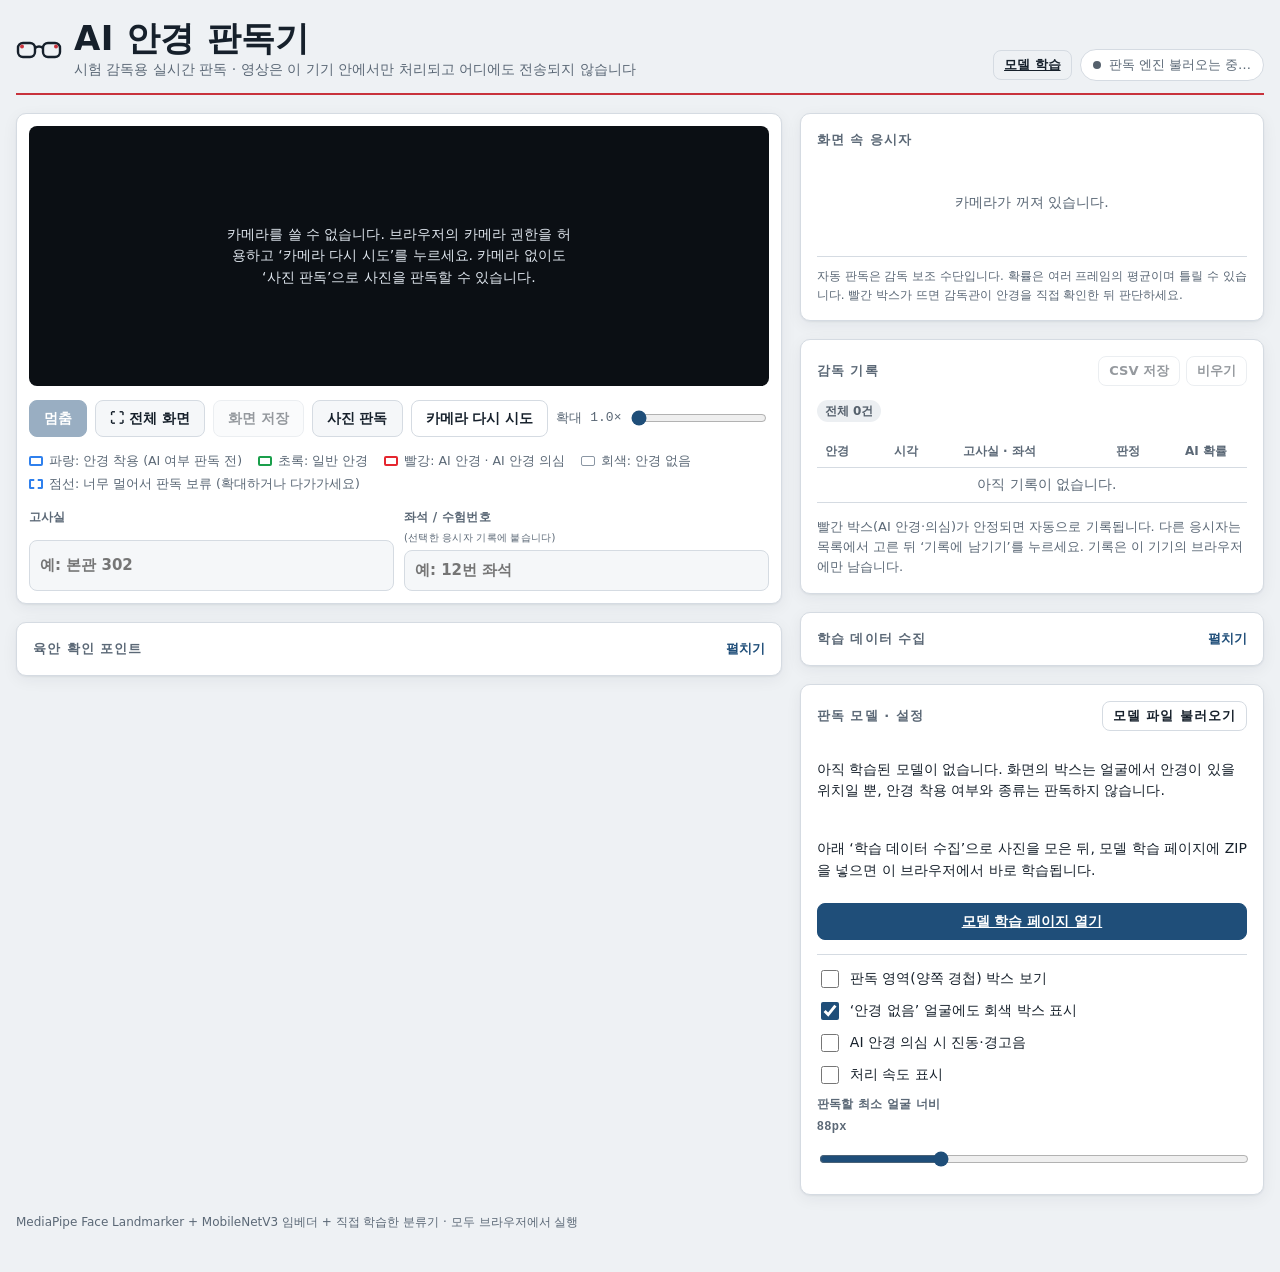
<file: web/index.html>
<!doctype html>
<html lang="ko">
<head>
<meta charset="utf-8">
<meta name="viewport" content="width=device-width, initial-scale=1, viewport-fit=cover">
<title>AI 안경 판독기</title>
<meta name="description" content="시험 감독관이 카메라로 응시자를 비추면 안경마다 박스를 그리고 AI 안경 여부와 확률을 실시간으로 표시합니다. 영상은 기기 안에서만 처리되고 전송되지 않습니다.">
<meta name="theme-color" content="#1f4e79">
<link rel="icon" href="data:image/svg+xml,%3Csvg xmlns='http://www.w3.org/2000/svg' viewBox='0 0 46 30'%3E%3Crect x='2' y='7' width='17' height='14' rx='5' fill='none' stroke='%231f4e79' stroke-width='3'/%3E%3Crect x='27' y='7' width='17' height='14' rx='5' fill='none' stroke='%231f4e79' stroke-width='3'/%3E%3Ccircle cx='6' cy='10.5' r='2.5' fill='%23c8323c'/%3E%3C/svg%3E">
<link rel="manifest" href="manifest.webmanifest">
<link rel="stylesheet" href="styles.css">
</head>
<body>
<div class="wrap">
  <header class="top">
    <div class="brand">
      <svg width="46" height="30" viewBox="0 0 46 30" aria-hidden="true">
        <rect x="2" y="7" width="17" height="14" rx="5" fill="none" stroke="currentColor" stroke-width="2.4"/>
        <rect x="27" y="7" width="17" height="14" rx="5" fill="none" stroke="currentColor" stroke-width="2.4"/>
        <path d="M19 12 q4 -3 8 0" fill="none" stroke="currentColor" stroke-width="2.4"/>
        <circle cx="6" cy="10.5" r="2" fill="#c8323c"/>
        <circle cx="40" cy="10.5" r="2" fill="#c8323c"/>
      </svg>
      <div>
        <h1>AI 안경 판독기</h1>
        <p class="sub">시험 감독용 실시간 판독 · 영상은 이 기기 안에서만 처리되고 어디에도 전송되지 않습니다</p>
      </div>
    </div>
    <div class="toplinks">
      <a class="btn ghost small" href="train.html">모델 학습</a>
      <span class="svc"><span class="dot" id="svcDot"></span><span id="svcText">판독 엔진 불러오는 중…</span></span>
    </div>
  </header>

  <div class="grid">
    <div class="col">
      <section class="panel stagepanel" aria-label="카메라 화면">
        <div class="stage" id="stage">
          <video id="video" playsinline muted autoplay></video>
          <canvas id="view" aria-label="카메라 화면과 안경 판독 박스"></canvas>
          <div class="hud">
            <span class="mode" id="modeTag" hidden><i></i><span id="modeText">실시간</span></span>
            <span class="perf" id="perfTag" hidden></span>
          </div>
          <div class="hud bottom">
            <span class="nomodel" id="noModelTag" hidden></span>
          </div>
          <div class="alert" id="alertBanner" role="alert" hidden></div>
          <div class="fsgrab" aria-hidden="true"></div>
          <div class="fshint" id="fsHint" aria-live="polite">아래로 쓸어내리면 원래 화면으로 돌아갑니다</div>
          <div class="msg" id="stageMsg"><span class="spin"></span><p id="stageMsgText">카메라를 켜는 중입니다…</p></div>
        </div>

        <div class="toolbar">
          <button id="pauseBtn" class="primary" disabled title="화면 멈춤 / 다시 시작 (스페이스바)">멈춤</button>
          <button id="fsBtn" title="화면을 가득 채워 보기 (F) — 아래로 쓸어내리면 돌아옵니다">⛶ 전체 화면</button>
          <button id="snapBtn" disabled title="박스가 그려진 화면을 이 기기에 저장 (S)">화면 저장</button>
          <label class="btn" for="photoIn" title="사진 파일을 같은 방식으로 판독">사진 판독
            <input type="file" id="photoIn" accept="image/*">
          </label>
          <button id="liveBtn" class="ghost" hidden>실시간으로 돌아가기</button>
          <button id="flipBtn" class="ghost" hidden>카메라 전환</button>
          <button id="retryCam" class="ghost" hidden>카메라 다시 시도</button>
          <label class="zoom" for="zoom">확대 <span id="zoomVal" class="mono">1.0×</span>
            <input type="range" id="zoom" min="1" max="4" step="0.1" value="1">
          </label>
        </div>

        <ul class="legend" aria-label="박스 색 안내">
          <li><i class="sw det"></i>파랑: 안경 착용 (AI 여부 판독 전)</li>
          <li><i class="sw ok"></i>초록: 일반 안경</li>
          <li><i class="sw ai"></i>빨강: AI 안경 · AI 안경 의심</li>
          <li><i class="sw na"></i>회색: 안경 없음</li>
          <li><i class="sw far"></i>점선: 너무 멀어서 판독 보류 (확대하거나 다가가세요)</li>
        </ul>

        <div class="fields">
          <label class="f" for="room">고사실
            <input id="room" type="text" autocomplete="off" placeholder="예: 본관 302">
          </label>
          <label class="f" for="seat">좌석 / 수험번호 <small>(선택한 응시자 기록에 붙습니다)</small>
            <input id="seat" type="text" autocomplete="off" placeholder="예: 12번 좌석">
          </label>
        </div>
      </section>

      <section class="panel">
        <details class="check" id="checklist">
          <summary>육안 확인 포인트</summary>
          <ol class="cl">
            <li><span><b>경첩 부근 작은 원형 렌즈</b> — 안경테 앞면 양쪽 모서리. 대부분의 카메라형 AI 안경이 여기에 카메라를 둡니다.</span></li>
            <li><span><b>카메라 옆 LED 표시등</b> — 촬영·녹화 중 점등. 꺼져 있어도 작은 반투명 점이 보입니다.</span></li>
            <li><span><b>두껍고 각진 다리(템플)</b> — 배터리·스피커·칩이 들어가 일반 안경보다 눈에 띄게 굵습니다.</span></li>
            <li><span><b>귀 근처 다리 안쪽 스피커 구멍</b> — 오픈형 스피커 그릴이나 미세한 타공.</span></li>
            <li><span><b>다리 바깥쪽 터치패드·버튼</b> — 매끈한 터치 면이나 작은 물리 버튼.</span></li>
            <li><span><b>렌즈 속 사각 반사·무지개빛 무늬</b> — 디스플레이형(도파관) 안경. 렌즈 일부에 글자나 녹색 빛이 비치기도 합니다.</span></li>
            <li><span><b>벗겨서 확인</b> — 다리 안쪽 충전 단자, 전원 스위치, 브랜드 각인. 의심되면 응시자에게 안경을 벗어 제출하도록 요청하세요.</span></li>
          </ol>
        </details>
      </section>
    </div>

    <div class="col">
      <section class="panel" aria-labelledby="h-people">
        <h2 id="h-people"><span>화면 속 응시자</span><span id="peopleCount" class="mono"></span></h2>
        <div id="people" class="people"></div>
        <div id="detail" class="detail" hidden></div>
        <p class="disclaimer">자동 판독은 감독 보조 수단입니다. 확률은 여러 프레임의 평균이며 틀릴 수 있습니다. 빨간 박스가 뜨면 감독관이 안경을 직접 확인한 뒤 판단하세요.</p>
      </section>

      <section class="panel" aria-labelledby="h-log">
        <h2 id="h-log"><span>감독 기록</span>
          <span class="btns">
            <button class="small ghost" id="exportCsv">CSV 저장</button>
            <button class="small ghost" id="clearLog">비우기</button>
          </span>
        </h2>
        <div class="counts" id="counts"></div>
        <div id="confirmBox" hidden></div>
        <div class="logwrap"><table class="log">
          <thead><tr><th>안경</th><th>시각</th><th>고사실 · 좌석</th><th>판정</th><th>AI 확률</th></tr></thead>
          <tbody id="logBody"></tbody>
        </table></div>
        <p class="hint">빨간 박스(AI 안경·의심)가 안정되면 자동으로 기록됩니다. 다른 응시자는 목록에서 고른 뒤 ‘기록에 남기기’를 누르세요. 기록은 이 기기의 브라우저에만 남습니다.</p>
      </section>

      <section class="panel" aria-labelledby="h-collect">
        <details class="check" id="collectBox">
          <summary id="h-collect">학습 데이터 수집 <span id="collectBadge" class="pill na" hidden></span></summary>
          <div class="collect">
            <p class="hint">판독 정확도는 학습 사진에서 나옵니다. 동의를 받은 사람에게 안경을 씌우고 이 화면으로 비추면 얼굴 부분만 잘라 모아 둡니다. ZIP을 받아 <a href="train.html">모델 학습</a> 페이지에 넣으면 이 브라우저에서 바로 학습합니다.</p>
            <div class="fields">
              <label class="f" for="cLabel">정답
                <select id="cLabel">
                  <option value="ai_glasses">AI 안경</option>
                  <option value="regular_glasses">일반 안경</option>
                  <option value="no_glasses">안경 없음</option>
                </select>
              </label>
              <label class="f" for="cSession">사람 / 세션 ID
                <span class="inl"><input id="cSession" type="text" autocomplete="off" value="p01" maxlength="24"><button class="small ghost" id="cNext" title="다음 사람">다음</button></span>
              </label>
              <label class="f" for="cDevice">안경 기종 (선택)
                <input id="cDevice" type="text" autocomplete="off" placeholder="예: rayban-meta" maxlength="32">
              </label>
            </div>
            <div class="controls">
              <button id="cAuto" class="primary" disabled>자동 수집 시작</button>
              <button id="cOne" disabled>지금 1장</button>
              <button id="cZip" class="ghost" disabled>ZIP 내려받기</button>
              <button id="cClear" class="ghost small" disabled>비우기</button>
            </div>
            <div id="cStats" class="counts"></div>
            <p class="hint">사람마다 세션 ID를 바꾸세요(‘다음’). 같은 사람의 사진이 학습과 검증에 섞이지 않게 묶는 데 쓰입니다. 정면·45°·측면, 고개 숙인 자세, 1~3m 거리를 골고루 담으세요. 모은 사진은 ZIP으로 받기 전까지 이 탭에만 있습니다.</p>
          </div>
        </details>
      </section>

      <section class="panel model" aria-labelledby="h-model">
        <h2 id="h-model"><span>판독 모델 · 설정</span>
          <span class="btns">
            <label class="btn small ghost" for="headFile">모델 파일 불러오기
              <input type="file" id="headFile" accept=".json,application/json">
            </label>
            <button class="small ghost" id="resetHead" hidden>기본 모델로</button>
          </span>
        </h2>
        <div id="modelInfo"></div>
        <div class="settings">
          <label class="tog"><input type="checkbox" id="optHinge"> 판독 영역(양쪽 경첩) 박스 보기</label>
          <label class="tog"><input type="checkbox" id="optNoGlasses" checked> ‘안경 없음’ 얼굴에도 회색 박스 표시</label>
          <label class="tog"><input type="checkbox" id="optSound"> AI 안경 의심 시 진동·경고음</label>
          <label class="tog"><input type="checkbox" id="optPerf"> 처리 속도 표시</label>
          <label class="f" for="optMinFace">판독할 최소 얼굴 너비 <span id="optMinFaceVal" class="mono"></span>
            <input type="range" id="optMinFace" min="48" max="200" step="4" value="88">
          </label>
        </div>
      </section>
    </div>
  </div>

  <footer class="foot">
    <span>MediaPipe Face Landmarker + MobileNetV3 임베더 + 직접 학습한 분류기 · 모두 브라우저에서 실행</span>
    <a href="https://github.com/" id="repoLink" rel="noopener">소스 코드 · 모델 학습 방법</a>
  </footer>
</div>
<script type="module" src="app.js"></script>
</body>
</html>
</file>
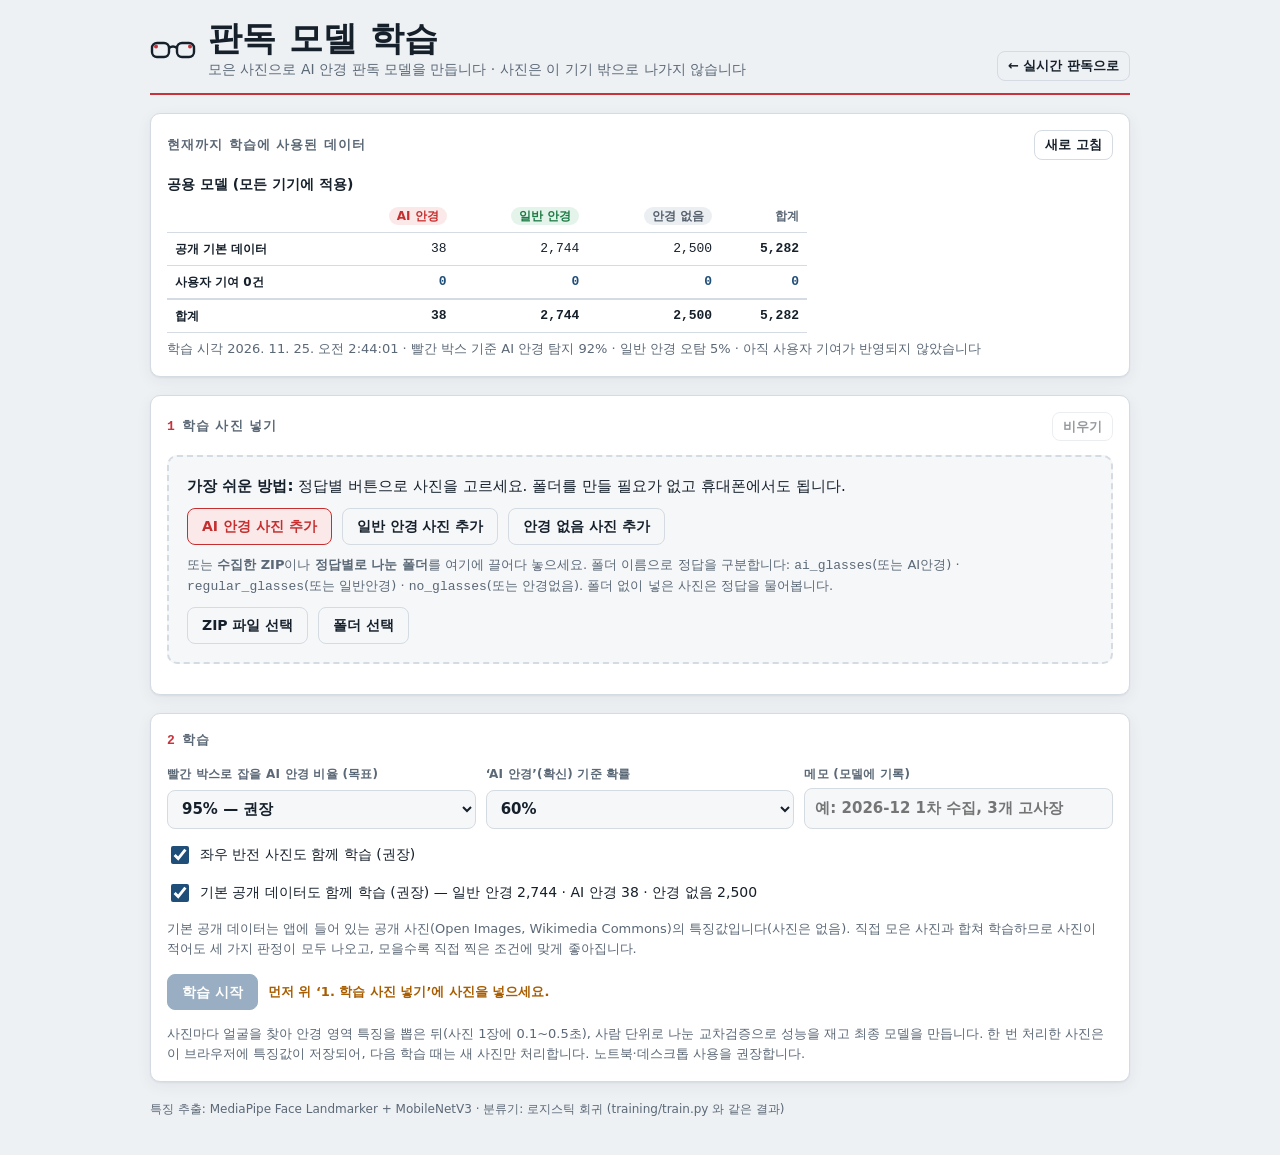
<file: web/train.html>
<!doctype html>
<html lang="ko">
<head>
<meta charset="utf-8">
<meta name="viewport" content="width=device-width, initial-scale=1, viewport-fit=cover">
<title>판독 모델 학습</title>
<meta name="description" content="모은 안경 사진으로 AI 안경 판독 모델을 브라우저 안에서 학습합니다. 사진은 이 기기 밖으로 나가지 않습니다.">
<meta name="theme-color" content="#1f4e79">
<link rel="icon" href="data:image/svg+xml,%3Csvg xmlns='http://www.w3.org/2000/svg' viewBox='0 0 46 30'%3E%3Crect x='2' y='7' width='17' height='14' rx='5' fill='none' stroke='%231f4e79' stroke-width='3'/%3E%3Crect x='27' y='7' width='17' height='14' rx='5' fill='none' stroke='%231f4e79' stroke-width='3'/%3E%3Ccircle cx='6' cy='10.5' r='2.5' fill='%23c8323c'/%3E%3C/svg%3E">
<link rel="stylesheet" href="styles.css">
</head>
<body>
<div class="wrap narrow">
  <header class="top">
    <div class="brand">
      <svg width="46" height="30" viewBox="0 0 46 30" aria-hidden="true">
        <rect x="2" y="7" width="17" height="14" rx="5" fill="none" stroke="currentColor" stroke-width="2.4"/>
        <rect x="27" y="7" width="17" height="14" rx="5" fill="none" stroke="currentColor" stroke-width="2.4"/>
        <path d="M19 12 q4 -3 8 0" fill="none" stroke="currentColor" stroke-width="2.4"/>
        <circle cx="6" cy="10.5" r="2" fill="#c8323c"/>
        <circle cx="40" cy="10.5" r="2" fill="#c8323c"/>
      </svg>
      <div>
        <h1>판독 모델 학습</h1>
        <p class="sub">모은 사진으로 AI 안경 판독 모델을 만듭니다 · 사진은 이 기기 밖으로 나가지 않습니다</p>
      </div>
    </div>
    <a class="btn ghost small" href="./">← 실시간 판독으로</a>
  </header>

  <section class="panel" aria-labelledby="h-stats" id="statsPanel">
    <h2 id="h-stats"><span>현재까지 학습에 사용된 데이터</span><button class="small ghost" id="statsRefresh" title="배포된 공용 모델 정보를 다시 읽기">새로 고침</button></h2>
    <div id="stats"><p class="hint">불러오는 중…</p></div>
  </section>

  <section class="panel" aria-labelledby="h-data">
    <h2 id="h-data"><span><span class="step">1</span>학습 사진 넣기</span><button class="small ghost" id="clearData" disabled>비우기</button></h2>
    <div class="drop" id="drop" tabindex="0">
      <p><b>가장 쉬운 방법:</b> 정답별 버튼으로 사진을 고르세요. 폴더를 만들 필요가 없고 휴대폰에서도 됩니다.</p>
      <div class="controls">
        <label class="btn danger" for="addAi">AI 안경 사진 추가<input type="file" id="addAi" accept="image/*,.zip" multiple></label>
        <label class="btn" for="addReg">일반 안경 사진 추가<input type="file" id="addReg" accept="image/*,.zip" multiple></label>
        <label class="btn" for="addNo">안경 없음 사진 추가<input type="file" id="addNo" accept="image/*,.zip" multiple></label>
      </div>
      <p class="hint">또는 <b>수집한 ZIP</b>이나 <b>정답별로 나눈 폴더</b>를 여기에 끌어다 놓으세요. 폴더 이름으로 정답을 구분합니다: <code>ai_glasses</code>(또는 AI안경) · <code>regular_glasses</code>(또는 일반안경) · <code>no_glasses</code>(또는 안경없음). 폴더 없이 넣은 사진은 정답을 물어봅니다.</p>
      <div class="controls">
        <label class="btn ghost" for="zipIn">ZIP 파일 선택<input type="file" id="zipIn" accept=".zip,application/zip" multiple></label>
        <label class="btn ghost" for="dirIn">폴더 선택<input type="file" id="dirIn" webkitdirectory multiple></label>
      </div>
    </div>
    <div id="dataSummary"></div>
  </section>

  <section class="panel" aria-labelledby="h-train">
    <h2 id="h-train"><span><span class="step">2</span>학습</span></h2>
    <div class="fields">
      <label class="f" for="target">빨간 박스로 잡을 AI 안경 비율 (목표)
        <select id="target">
          <option value="0.9">90% — 오탐 적게</option>
          <option value="0.95" selected>95% — 권장</option>
          <option value="0.98">98% — 놓침 최소</option>
        </select>
      </label>
      <label class="f" for="aiT">‘AI 안경’(확신) 기준 확률
        <select id="aiT">
          <option value="0.5">50%</option>
          <option value="0.6" selected>60%</option>
          <option value="0.7">70%</option>
        </select>
      </label>
      <label class="f" for="note">메모 (모델에 기록)
        <input id="note" type="text" maxlength="120" placeholder="예: 2026-12 1차 수집, 3개 고사장">
      </label>
    </div>
    <label class="tog"><input type="checkbox" id="flip" checked> 좌우 반전 사진도 함께 학습 (권장)</label>
    <label class="tog"><input type="checkbox" id="withBase" checked> <span id="withBaseText">기본 공개 데이터도 함께 학습 (권장)</span></label>
    <p class="hint" id="baseHint">기본 공개 데이터는 앱에 들어 있는 공개 사진(Open Images, Wikimedia Commons)의 특징값입니다(사진은 없음). 직접 모은 사진과 합쳐 학습하므로 사진이 적어도 세 가지 판정이 모두 나오고, 모을수록 직접 찍은 조건에 맞게 좋아집니다.</p>
    <div class="controls">
      <button class="primary" id="trainBtn" disabled>학습 시작</button>
      <span class="why" id="trainWhy" hidden></span>
      <button class="ghost" id="stopBtn" hidden>중지</button>
    </div>
    <div class="progress" id="progress" hidden>
      <div class="pstage" id="pStage"></div>
      <div class="bar"><i id="pBar"></i></div>
      <div class="hint" id="pDetail"></div>
    </div>
    <p class="hint">사진마다 얼굴을 찾아 안경 영역 특징을 뽑은 뒤(사진 1장에 0.1~0.5초), 사람 단위로 나눈 교차검증으로 성능을 재고 최종 모델을 만듭니다. 한 번 처리한 사진은 이 브라우저에 특징값이 저장되어, 다음 학습 때는 새 사진만 처리합니다. 노트북·데스크톱 사용을 권장합니다.</p>
  </section>

  <section class="panel" aria-labelledby="h-result" id="resultPanel" hidden>
    <h2 id="h-result"><span><span class="step">3</span>결과</span></h2>
    <div id="results"></div>
  </section>

  <section class="panel" aria-labelledby="h-apply" id="applyPanel" hidden>
    <h2 id="h-apply"><span><span class="step">4</span>모델 적용 · 배포</span></h2>
    <div class="controls">
      <button class="primary" id="useHere">이 기기에서 바로 사용 (이 브라우저만)</button>
      <button id="dlHead">head.json 내려받기</button>
    </div>
    <div id="applyMsg"></div>
    <div class="setup">
      <p><b>‘이 기기에서 바로 사용’은 이 브라우저에만 적용됩니다.</b> 다른 기기·다른 감독관과 함께 쓰려면 아래 <b>5. 공용 모델에 기여</b>로 올리세요. 모든 기여가 합쳐져 공용 모델이 계속 커집니다.</p>
      <p class="hint">공용 모델이 이 기기 모델보다 새로 만들어지면 판독 화면은 자동으로 공용 모델을 씁니다(이 기기 모델은 ‘판독 모델’ 칸에서 다시 고를 수 있습니다). head.json 내려받기는 백업이나 다른 브라우저로 옮길 때 쓰세요.</p>
    </div>
  </section>

  <section class="panel" aria-labelledby="h-share" id="sharePanel" hidden>
    <h2 id="h-share"><span><span class="step">5</span>공용 모델에 기여 (모든 기기·사용자와 함께 키우기)</span></h2>
    <div class="setup">
      <p>여기서 학습한 모델은 <b>이 기기의 이 브라우저에만</b> 적용됩니다. 여러 감독관이 모은 사진을 합쳐 <b>공용 모델</b>을 키우려면, 넣은 사진의 <b>특징값</b>을 기여 파일로 만들어 저장소에 올리세요.</p>
      <ol class="steps">
        <li><b>기여 파일 만들기</b> — 사진은 들어가지 않고, 앱이 계산한 숫자(특징값)·정답·기종·익명화된 사람 묶음만 들어갑니다.</li>
        <li>아래 둘 중 하나로 저장소에 넣습니다: <b>바로 적용</b>(GitHub 토큰을 이 기기에 한 번 등록하면 버튼 하나) 또는 <b>파일로 올리기</b>(내려받아 GitHub 웹에서 업로드).</li>
        <li>합쳐지면 서버(GitHub Actions)가 <b>공개 데이터 + 지금까지의 모든 기여</b>로 다시 학습하고, 품질 기준을 통과하면 공용 모델을 자동으로 바꿔 배포합니다. 모든 기기는 새로 고치면 새 모델을 씁니다.</li>
      </ol>
    </div>
    <div class="fields">
      <label class="f" for="shareNote">메모 (선택, 공개됨)
        <input id="shareNote" type="text" maxlength="120" placeholder="예: Ray-Ban Meta 2종, 형광등 교실, 1~3m">
      </label>
    </div>
    <label class="tog"><input type="checkbox" id="consent"> 사진 속 사람들에게 동의를 받았고, 특징값이 공개 저장소에 올라간다는 것을 이해했습니다.</label>
    <div class="share-ways">
      <div class="way">
        <h3>바로 적용 <span class="pill ok">파일 주고받기 없음</span></h3>
        <p class="hint">저장소 관리자(또는 쓰기 권한을 받은 감독관)용. 버튼 한 번으로 기여가 저장소에 들어가고, 공용 모델이 자동으로 다시 학습·배포됩니다.</p>
        <div id="tokenSet" class="tokenrow">
          <label class="f" for="tokenIn">GitHub 토큰 (이 기기에서 처음 한 번)
            <span class="inl"><input id="tokenIn" type="password" autocomplete="off" placeholder="github_pat_..."><button class="small" id="tokenSave">확인·저장</button></span>
          </label>
          <details class="howto"><summary>토큰 만드는 법</summary>
            <ol class="steps">
              <li><a href="https://github.com/settings/personal-access-tokens/new" target="_blank" rel="noopener">GitHub → Settings → Developer settings → Fine-grained tokens → Generate new token</a></li>
              <li><b>Repository access</b>: Only select repositories → 이 저장소만 선택 (먼저 해야 저장소 권한을 고를 수 있음)</li>
              <li><b>Permissions</b>: 목록이 비어 있으면 <b>Add permissions</b> → <b>Contents</b> 추가 → <b>Read and write</b>로 변경 (자동으로 붙는 Metadata: Read-only는 그대로, 다른 권한은 필요 없음)</li>
              <li>만료일을 정하고 생성 → 나온 토큰을 위 칸에 붙여 넣고 ‘확인·저장’</li>
            </ol>
            <p class="hint">토큰은 이 브라우저에만 저장되고 api.github.com 으로만 보내집니다. 함께 쓰는 PC에서는 쓰고 난 뒤 ‘토큰 지우기’를 누르세요.</p>
          </details>
        </div>
        <div id="tokenOn" class="controls" hidden>
          <button class="primary" id="submitDirect" disabled>기여 만들어 바로 적용</button>
          <button class="small ghost" id="tokenForget">토큰 지우기</button>
        </div>
      </div>
      <div class="way">
        <h3>파일로 올리기 <span class="pill na">토큰 없이</span></h3>
        <p class="hint">기여 파일을 내려받아 GitHub 웹에서 올립니다. 관리자가 아니면 변경 제안(Pull request)이 되어 관리자가 확인한 뒤 합칩니다.</p>
        <div class="controls">
          <button id="makeShare" disabled>기여 파일 만들기</button>
          <a class="btn" id="uploadLink" href="#" target="_blank" rel="noopener" hidden>GitHub에 올리기 ↗</a>
        </div>
      </div>
    </div>
    <div id="shareMsg"></div>
  </section>

  <footer class="foot">
    <span>특징 추출: MediaPipe Face Landmarker + MobileNetV3 · 분류기: 로지스틱 회귀 (training/train.py 와 같은 결과)</span>
  </footer>
</div>
<script type="module" src="train.js"></script>
</body>
</html>
</file>
<file: web/styles.css>
/* Layout: 감독관 작업대 — 왼쪽 촬영(뷰파인더·촬영함), 오른쪽 판독 결과와 감독 기록. 좁은 화면에서는 한 열. */
:root {
  --bg: #eef1f4;
  --surface: #ffffff;
  --surface-2: #f5f7f9;
  --line: #d5dbe2;
  --fg: #16202b;
  --muted: #5b6876;
  --accent: #1f4e79;          /* 감독 잉크 블루 */
  --accent-fg: #ffffff;
  --omr: #c8323c;             /* OMR 답안지 적색 — 장식 선에만 */
  --ai: #c62f2f;     --ai-bg: #fbe9e9;
  --sus: #a85d00;    --sus-bg: #fdf1df;
  --ok: #1d7a46;     --ok-bg: #e5f4ea;
  --na: #55606c;     --na-bg: #eceff2;
  --shadow: 0 1px 2px rgba(22,32,43,.06), 0 4px 16px rgba(22,32,43,.06);
  --f-display: "Pretendard", "Apple SD Gothic Neo", "Malgun Gothic", "Noto Sans KR", system-ui, sans-serif;
  --f-body: "Pretendard", "Apple SD Gothic Neo", "Malgun Gothic", "Noto Sans KR", system-ui, sans-serif;
  --f-mono: ui-monospace, "SFMono-Regular", Menlo, monospace;
  --r: 10px;
}
@media (prefers-color-scheme: dark) {
  :root:not([data-theme="light"]) {
    --bg: #0f151c; --surface: #17202a; --surface-2: #1d2733; --line: #2c3946;
    --fg: #e6ebf0; --muted: #98a5b3; --accent: #7fb2e5; --accent-fg: #0b1622; --omr: #e0646c;
    --ai: #ff7b74; --ai-bg: #3a1c1c; --sus: #f0b057; --sus-bg: #3a2a12;
    --ok: #5fcf8c; --ok-bg: #15301f; --na: #a9b4bf; --na-bg: #232d38;
    --shadow: 0 1px 2px rgba(0,0,0,.3), 0 4px 16px rgba(0,0,0,.25);
    color-scheme: dark;
  }
}
:root[data-theme="dark"] {
  --bg: #0f151c; --surface: #17202a; --surface-2: #1d2733; --line: #2c3946;
  --fg: #e6ebf0; --muted: #98a5b3; --accent: #7fb2e5; --accent-fg: #0b1622; --omr: #e0646c;
  --ai: #ff7b74; --ai-bg: #3a1c1c; --sus: #f0b057; --sus-bg: #3a2a12;
  --ok: #5fcf8c; --ok-bg: #15301f; --na: #a9b4bf; --na-bg: #232d38;
  --shadow: 0 1px 2px rgba(0,0,0,.3), 0 4px 16px rgba(0,0,0,.25);
  color-scheme: dark;
}
* { box-sizing: border-box; }
html { -webkit-text-size-adjust: 100%; }
[hidden] { display: none !important; }
img { max-width: 100%; }
body {
  margin: 0;
  background: var(--bg); color: var(--fg);
  font-family: var(--f-body); font-size: 15px; line-height: 1.55;
  padding-left: max(16px, env(safe-area-inset-left, 0px));
  padding-right: max(16px, env(safe-area-inset-right, 0px));
  padding-block: 20px 40px;
}
.wrap { max-width: 1440px; margin: 0 auto; display: grid; gap: 18px; }

header.top { display: flex; flex-wrap: wrap; align-items: flex-end; justify-content: space-between; gap: 10px 20px;
  border-bottom: 2px solid var(--omr); padding-bottom: 12px; }
.brand { display: flex; align-items: center; gap: 12px; }
.brand svg { flex: none; }
h1 { font-family: var(--f-display); font-weight: 800; font-size: clamp(26px, 4vw, 34px); line-height: 1.1; margin: 0; letter-spacing: .01em; text-wrap: balance; }
.sub { margin: 2px 0 0; color: var(--muted); font-size: 14px; }
.svc { display: inline-flex; align-items: center; gap: 8px; font-size: 13px; color: var(--muted);
  background: var(--surface); border: 1px solid var(--line); border-radius: 999px; padding: 5px 12px; }
.dot { width: 8px; height: 8px; border-radius: 50%; background: var(--na); }
.dot.on { background: var(--ok); } .dot.off { background: var(--ai); } .dot.warn { background: var(--sus); }

.grid { display: grid; grid-template-columns: minmax(0, 1.65fr) minmax(320px, 1fr); gap: 18px; align-items: start; }
@media (max-width: 900px) { .grid { grid-template-columns: minmax(0, 1fr); } }
.col { display: grid; gap: 18px; min-width: 0; }

.panel { background: var(--surface); border: 1px solid var(--line); border-radius: var(--r); box-shadow: var(--shadow); padding: 16px; display: grid; gap: 14px; min-width: 0; }
.panel h2 { margin: 0; font-size: 13px; font-weight: 700; letter-spacing: .08em; color: var(--muted); display: flex; align-items: center; justify-content: space-between; gap: 8px; }
.panel h2 .step { color: var(--omr); font-family: var(--f-mono); margin-right: 6px; }

.controls { display: flex; flex-wrap: wrap; gap: 10px; align-items: center; }
.zoom { display: flex; align-items: center; gap: 8px; flex: 1 1 180px; min-width: 0; font-size: 13px; color: var(--muted); }
.zoom input { flex: 1; min-width: 0; accent-color: var(--accent); }

button, .btn { font: inherit; font-weight: 600; font-size: 14px; border-radius: 8px; padding: 9px 14px; cursor: pointer; border: 1px solid var(--line);
  background: var(--surface-2); color: var(--fg); display: inline-flex; align-items: center; justify-content: center; gap: 6px; line-height: 1.2; }
button:hover:not(:disabled), .btn:hover { border-color: var(--accent); }
button:focus-visible, .btn:focus-within, input:focus-visible, select:focus-visible { outline: 3px solid color-mix(in srgb, var(--accent) 45%, transparent); outline-offset: 2px; }
button:disabled { opacity: .45; cursor: not-allowed; }
.primary { background: var(--accent); color: var(--accent-fg); border-color: var(--accent); }
.btn input[type=file] { position: absolute; width: 1px; height: 1px; opacity: 0; pointer-events: none; }
.btn { position: relative; }
.ghost { background: transparent; }
.small { padding: 6px 10px; font-size: 13px; }

.fields { display: grid; grid-template-columns: repeat(auto-fit, minmax(150px, 1fr)); gap: 10px; }
label.f { display: grid; gap: 4px; font-size: 12px; color: var(--muted); font-weight: 600; letter-spacing: .02em; }
label.f input { font: inherit; font-variant-numeric: tabular-nums; font-size: 15px; color: var(--fg); background: var(--surface-2); border: 1px solid var(--line); border-radius: 8px; padding: 8px 10px; width: 100%; }

.hint { margin: 0; font-size: 13px; color: var(--muted); }

/* result */
.verdict { border-radius: 10px; padding: 16px; display: grid; gap: 10px; border: 1px solid transparent; }
.verdict.ai { background: var(--ai-bg); border-color: color-mix(in srgb, var(--ai) 40%, transparent); --v: var(--ai); }
.verdict.sus { background: var(--sus-bg); border-color: color-mix(in srgb, var(--sus) 40%, transparent); --v: var(--sus); }
.verdict.ok { background: var(--ok-bg); border-color: color-mix(in srgb, var(--ok) 40%, transparent); --v: var(--ok); }
.verdict.na { background: var(--na-bg); border-color: var(--line); --v: var(--na); }
.vhead { display: flex; align-items: center; justify-content: space-between; gap: 10px; flex-wrap: wrap; }
.vlabel { font-family: var(--f-display); font-weight: 800; font-size: clamp(24px, 3.4vw, 30px); color: var(--v); line-height: 1.1; }
.badge { font-size: 11px; font-weight: 700; letter-spacing: .06em; padding: 2px 8px; border-radius: 4px; background: var(--surface); color: var(--muted); border: 1px solid var(--line); }
.meter { display: grid; gap: 4px; }
.meter .bar { height: 8px; border-radius: 4px; background: color-mix(in srgb, var(--v) 18%, transparent); overflow: hidden; }
.meter .bar i { display: block; height: 100%; background: var(--v); border-radius: 4px; transition: width .5s; }
.meter .cap { display: flex; justify-content: space-between; font-size: 12px; color: var(--muted); font-variant-numeric: tabular-nums; }
.vsum { margin: 0; font-size: 15px; }
.vmodel { font-size: 13px; color: var(--muted); margin: 0; }
.vmodel b { color: var(--fg); }
.sec h3 { margin: 0 0 6px; font-size: 13px; font-weight: 700; color: var(--muted); }
ul.ev { list-style: none; margin: 0; padding: 0; display: grid; gap: 6px; }
ul.ev li { display: grid; grid-template-columns: auto minmax(0, 1fr); gap: 10px; align-items: start; padding: 8px 10px; background: var(--surface-2); border-radius: 8px; font-size: 14px; }
.chip { font-size: 11px; font-weight: 700; padding: 2px 7px; border-radius: 999px; white-space: nowrap; margin-top: 2px; }
.chip.ai { background: var(--ai-bg); color: var(--ai); }
.chip.reg { background: var(--ok-bg); color: var(--ok); }
.chip.neu { background: var(--na-bg); color: var(--na); }
ul.ev b { font-weight: 600; }
ol.steps { margin: 0; padding-left: 20px; display: grid; gap: 4px; font-size: 14px; }
.status { display: flex; align-items: center; gap: 10px; font-size: 14px; color: var(--muted); }
.spin { width: 18px; height: 18px; border: 2.5px solid var(--line); border-top-color: var(--accent); border-radius: 50%; animation: sp 0.8s linear infinite; flex: none; }
@keyframes sp { to { transform: rotate(360deg); } }
.err { background: var(--ai-bg); color: var(--fg); border-radius: 8px; padding: 10px 12px; font-size: 14px; }
.disclaimer { font-size: 12px; color: var(--muted); margin: 0; border-top: 1px solid var(--line); padding-top: 10px; }

/* log */
.logwrap { overflow-x: auto; }
table.log { width: 100%; border-collapse: collapse; font-size: 13px; min-width: 460px; }
table.log th { text-align: left; font-weight: 600; color: var(--muted); font-size: 12px; padding: 6px 8px; border-bottom: 1px solid var(--line); white-space: nowrap; }
table.log td { padding: 6px 8px; border-bottom: 1px solid var(--line); vertical-align: middle; }
table.log td.mono { font-family: var(--f-mono); font-variant-numeric: tabular-nums; white-space: nowrap; }
table.log img { width: 52px; height: 39px; object-fit: cover; border-radius: 4px; display: block; }
.pill { font-size: 12px; font-weight: 700; padding: 2px 8px; border-radius: 999px; white-space: nowrap; }
.pill.ai { background: var(--ai-bg); color: var(--ai); } .pill.sus { background: var(--sus-bg); color: var(--sus); }
.pill.ok { background: var(--ok-bg); color: var(--ok); } .pill.na { background: var(--na-bg); color: var(--na); }
.counts { display: flex; flex-wrap: wrap; gap: 6px; }
.empty { color: var(--muted); font-size: 14px; text-align: center; padding: 14px 8px; }
.confirm { display: flex; flex-wrap: wrap; gap: 8px; align-items: center; font-size: 13px; background: var(--ai-bg); padding: 8px 10px; border-radius: 8px; }

/* checklist */
details.check summary { cursor: pointer; font-weight: 700; font-size: 13px; letter-spacing: .08em; color: var(--muted); list-style: none; display: flex; justify-content: space-between; }
details.check summary::-webkit-details-marker { display: none; }
details.check summary::after { content: "펼치기"; font-weight: 600; letter-spacing: 0; color: var(--accent); }
details.check[open] summary::after { content: "접기"; }
.cl { margin: 12px 0 0; padding: 0; list-style: none; display: grid; gap: 8px; counter-reset: c; }
.cl li { display: grid; grid-template-columns: 26px minmax(0, 1fr); gap: 8px; font-size: 14px; counter-increment: c; }
.cl li::before { content: counter(c); font-family: var(--f-mono); font-size: 12px; width: 22px; height: 22px; border-radius: 50%; border: 1.5px solid var(--omr); color: var(--omr); display: grid; place-items: center; margin-top: 1px; }
.cl b { font-weight: 600; }

@media (prefers-reduced-motion: reduce) { .spin { animation-duration: 2.4s; } .meter .bar i, .vf .flash { transition: none; } }

/* on-device model additions */
.probs { display: grid; gap: 6px; }
.prow { display: grid; grid-template-columns: 7.5em minmax(0, 1fr) 3.2em; gap: 8px; align-items: center; font-size: 13px; }
.prow .pb { height: 8px; border-radius: 4px; background: var(--surface-2); overflow: hidden; border: 1px solid var(--line); }
.prow .pb i { display: block; height: 100%; }
.prow .pv { text-align: right; font-variant-numeric: tabular-nums; color: var(--muted); }
.prow.ai .pb i { background: var(--ai); } .prow.reg .pb i { background: var(--ok); } .prow.na .pb i { background: var(--na); }
.setup { display: grid; gap: 8px; font-size: 14px; }
.setup code, .model code { font-family: var(--f-mono); font-size: 12.5px; background: var(--surface-2); border: 1px solid var(--line); border-radius: 4px; padding: 1px 5px; }
.setup pre { margin: 0; font-family: var(--f-mono); font-size: 12.5px; background: var(--surface-2); border: 1px solid var(--line); border-radius: 8px; padding: 10px 12px; overflow-x: auto; }
.model dl { margin: 0; display: grid; grid-template-columns: auto minmax(0, 1fr); gap: 4px 14px; font-size: 13px; }
.model dt { color: var(--muted); }
.model dd { margin: 0; font-variant-numeric: tabular-nums; overflow-wrap: anywhere; }
.warnbox { background: var(--sus-bg); color: var(--fg); border-radius: 8px; padding: 10px 12px; font-size: 13px; }
footer.foot { font-size: 12px; color: var(--muted); display: flex; flex-wrap: wrap; gap: 6px 16px; justify-content: space-between; }
footer.foot a { color: var(--accent); }


/* ---------------- live stage ---------------- */
.mono { font-family: var(--f-mono); font-variant-numeric: tabular-nums; }
.btns { display: flex; gap: 6px; flex-wrap: wrap; }
.stagepanel { padding: 12px; }
.stage { position: relative; background: #0b0f14; border-radius: 8px; overflow: hidden; min-height: 260px;
  display: flex; align-items: center; justify-content: center; }
.stage video { position: absolute; inset: 0; width: 100%; height: 100%; object-fit: contain; opacity: 0; pointer-events: none; }
.stage canvas { position: relative; display: block; cursor: crosshair; touch-action: manipulation; }
.stage .hud { position: absolute; top: 10px; left: 10px; right: 10px; display: flex; justify-content: space-between; gap: 8px; pointer-events: none; }
.stage .mode, .stage .perf { font-size: 12px; font-weight: 700; color: #fff; background: rgba(0,0,0,.55); padding: 3px 9px; border-radius: 4px; display: inline-flex; align-items: center; gap: 6px; }
.stage .perf { font-family: var(--f-mono); font-weight: 500; margin-left: auto; }
.stage .mode i { width: 8px; height: 8px; border-radius: 50%; background: #9aa5b1; }
.stage .mode.live i { background: #ff3b30; animation: blink 1.6s ease-in-out infinite; }
.stage .mode.paused i { background: #f0b057; }
.stage .mode.photo i { background: #7fb2e5; }
@keyframes blink { 50% { opacity: .25; } }
.stage .alert { position: absolute; left: 50%; bottom: 14px; transform: translateX(-50%); max-width: calc(100% - 24px);
  background: #e5262f; color: #fff; font-weight: 700; font-size: 15px; padding: 9px 14px; border-radius: 8px;
  box-shadow: 0 6px 20px rgba(0,0,0,.35); text-align: center; }
.stage .alert.info { background: rgba(20,28,38,.92); font-weight: 600; }
.stage .hud.bottom { top: auto; bottom: 10px; }
.stage .nomodel { font-size: 12px; font-weight: 600; color: #fff; background: rgba(47,128,237,.85); padding: 3px 9px; border-radius: 4px; }
.prow.det .pb i { background: #2f80ed; }
.stage .msg { position: absolute; inset: 0; display: flex; flex-direction: column; align-items: center; justify-content: center; text-align: center; padding: 24px; color: #dfe6ee; gap: 12px; }
.stage .msg p { margin: 0; max-width: 40ch; font-size: 14px; }

.toolbar { display: flex; flex-wrap: wrap; gap: 8px; align-items: center; }
.toolbar .zoom { flex: 1 1 200px; }
.danger { border-color: var(--ai) !important; color: var(--ai) !important; background: var(--ai-bg) !important; }

.legend { list-style: none; margin: 0; padding: 0; display: flex; flex-wrap: wrap; gap: 4px 16px; font-size: 12.5px; color: var(--muted); }
.legend li { display: inline-flex; align-items: center; gap: 6px; }
.sw { width: 14px; height: 10px; border: 2.5px solid; border-radius: 2px; flex: none; display: inline-block; }
.sw.det { border-color: #2f80ed; } .sw.ok { border-color: #1a9f4b; } .sw.ai { border-color: #e5262f; }
.sw.na { border-color: #8a96a3; border-width: 1.5px; } .sw.far { border-color: #2f80ed; border-style: dashed; }
label.f small { font-weight: 500; color: var(--muted); }
label.f select { font: inherit; font-size: 15px; color: var(--fg); background: var(--surface-2); border: 1px solid var(--line); border-radius: 8px; padding: 8px 10px; width: 100%; }
.inl { display: flex; gap: 6px; } .inl input { flex: 1; min-width: 0; }

/* people list */
.people { display: grid; gap: 6px; }
.person { display: grid; grid-template-columns: auto auto minmax(0, 1fr) auto auto; gap: 10px; align-items: center; text-align: left;
  width: 100%; font-weight: 600; background: var(--surface-2); padding: 9px 12px; }
.person.sel { border-color: var(--accent); box-shadow: inset 0 0 0 1px var(--accent); }
.person.ai { background: var(--ai-bg); } .person.ok { background: var(--ok-bg); }
.person .pid { color: var(--muted); font-size: 12px; }
.person .plabel { overflow: hidden; text-overflow: ellipsis; white-space: nowrap; }
.person.ai .plabel, .person.ai .pval { color: var(--ai); } .person.ok .plabel, .person.ok .pval { color: var(--ok); }
.person .pval { font-size: 16px; }
.person .pmeta { font-size: 11px; color: var(--muted); font-weight: 500; }
.detail { display: grid; gap: 10px; border: 1px solid var(--line); border-radius: 8px; padding: 12px; }
.dhead { display: flex; justify-content: space-between; align-items: baseline; font-size: 17px; }
.crops { display: grid; grid-template-columns: minmax(0, 2fr) minmax(0, 1fr) minmax(0, 1fr); gap: 6px; align-items: end; }
.crops figure { margin: 0; display: grid; gap: 3px; min-width: 0; }
.crops canvas { width: 100%; height: 78px; object-fit: contain; background: var(--surface-2); border-radius: 6px; border: 1px solid var(--line); }
.crops .slot { height: 78px; display: grid; place-items: center; font-size: 12px; color: var(--muted); background: var(--surface-2); border-radius: 6px; border: 1px dashed var(--line); }
.crops figcaption { font-size: 11px; color: var(--muted); }
.feedback { display: flex; flex-wrap: wrap; gap: 6px; align-items: center; font-size: 12.5px; color: var(--muted); border-top: 1px dashed var(--line); padding-top: 10px; }
.feedback > span { flex: 1 1 100%; }
.pill.det { background: color-mix(in srgb, #2f80ed 15%, transparent); color: #2f80ed; }

/* collection + settings */
details.check summary .pill { margin: 0 auto 0 8px; letter-spacing: 0; }
.collect { display: grid; gap: 12px; margin-top: 12px; }
.settings { display: grid; gap: 8px; border-top: 1px solid var(--line); padding-top: 12px; }
.tog { display: flex; align-items: center; gap: 8px; font-size: 14px; cursor: pointer; }
.tog input { width: 18px; height: 18px; accent-color: var(--accent); }
.settings input[type=range] { width: 100%; accent-color: var(--accent); }

@media (max-width: 900px) {
  body { padding-block: 12px 32px; }
  .stagepanel { padding: 8px; }
}
@media (prefers-reduced-motion: reduce) { .stage .mode.live i { animation: none; } }

/* ---------------- training page ---------------- */
.wrap.narrow { max-width: 980px; }
header.top > a.btn { text-decoration: none; }
.drop { border: 2px dashed var(--line); border-radius: 10px; padding: 18px; display: grid; gap: 10px; background: var(--surface-2); }
.drop.over { border-color: var(--accent); background: color-mix(in srgb, var(--accent) 8%, var(--surface-2)); }
.drop p { margin: 0; }
#dataSummary { display: grid; gap: 8px; }
#dataSummary table.log { min-width: 0; max-width: 520px; }
.err { white-space: pre-line; }
.progress { display: grid; gap: 6px; }
.progress .pstage { font-weight: 700; font-size: 14px; }
.progress .bar { height: 10px; border-radius: 5px; background: var(--surface-2); border: 1px solid var(--line); overflow: hidden; }
.progress .bar i { display: block; height: 100%; width: 0; background: var(--accent); transition: width .3s; }
.cards { display: grid; grid-template-columns: repeat(auto-fit, minmax(160px, 1fr)); gap: 10px; }
.card { background: var(--surface-2); border: 1px solid var(--line); border-radius: 8px; padding: 10px 12px; display: grid; gap: 2px; }
.card .ck { font-size: 12px; color: var(--muted); font-weight: 600; }
.card .cv { font-size: 24px; }
.card .cs { font-size: 11.5px; color: var(--muted); }
#results { display: grid; gap: 14px; }
table.cm { min-width: 0; max-width: 520px; }
table.cm th { white-space: nowrap; }
table.cm td.diag { color: var(--ok); font-weight: 700; } table.cm td.off { color: var(--ai); font-weight: 700; }
table.log tr.chosen td { background: var(--sus-bg); font-weight: 700; }
.gallery { display: grid; grid-template-columns: repeat(auto-fill, minmax(140px, 1fr)); gap: 8px; }
.gallery figure { margin: 0; display: grid; gap: 3px; min-width: 0; }
.gallery canvas { width: 100%; height: auto; aspect-ratio: 4 / 3; background: var(--surface-2); border-radius: 6px; border: 1px solid var(--line); }
.gallery figcaption { font-size: 11px; color: var(--muted); overflow: hidden; text-overflow: ellipsis; white-space: nowrap; }
.toplinks { display: flex; gap: 8px; align-items: center; flex-wrap: wrap; }
.card.mine { border-color: color-mix(in srgb, var(--accent) 45%, var(--line)); }
.why { font-size: 13px; color: var(--sus); font-weight: 600; }
.pending { display: grid; gap: 8px; background: var(--sus-bg); border-radius: 8px; padding: 12px; }
.pending p { margin: 0; }
.pthumbs { display: flex; flex-wrap: wrap; gap: 6px; align-items: center; }
.pthumbs canvas { width: 96px; height: 72px; border-radius: 6px; background: var(--surface); border: 1px solid var(--line); }
.share-ways { display: grid; grid-template-columns: repeat(auto-fit, minmax(280px, 1fr)); gap: 12px; }
.share-ways .way { border: 1px solid var(--line); border-radius: 8px; padding: 12px; display: grid; gap: 8px; align-content: start; }
.share-ways h3 { margin: 0; font-size: 15px; display: flex; gap: 8px; align-items: center; flex-wrap: wrap; }
.tokenrow { display: grid; gap: 6px; }
details.howto summary { cursor: pointer; font-size: 13px; color: var(--accent); }

/* ---------------- full screen camera ---------------- */
body.fs-on { overflow: hidden; overscroll-behavior: none; }
.stage.fs { position: fixed; inset: 0; z-index: 1000; width: 100vw; height: 100vh !important; height: 100dvh !important;
  border-radius: 0; background: #000; touch-action: none; overscroll-behavior: none; user-select: none; -webkit-user-select: none; }
.stage.fs .hud, .stage.fs .msg .spin { display: none; }
.stage.fs canvas { cursor: default; }
.stage.fs .alert { bottom: max(18px, env(safe-area-inset-bottom)); }
.fsgrab, .fshint { display: none; }
.stage.fs .fsgrab { display: block; position: absolute; top: max(8px, env(safe-area-inset-top)); left: 50%; transform: translateX(-50%);
  width: 44px; height: 5px; border-radius: 3px; background: rgba(255,255,255,.45); pointer-events: none; }
.stage.fs .fshint { display: block; position: absolute; top: calc(max(8px, env(safe-area-inset-top)) + 14px); left: 50%; transform: translateX(-50%);
  background: rgba(0,0,0,.65); color: #fff; font-size: 13px; padding: 6px 12px; border-radius: 999px; white-space: nowrap;
  pointer-events: none; opacity: 0; transition: opacity .5s; }
.stage.fs .fshint.show { opacity: 1; }
@media (prefers-reduced-motion: reduce) { .stage.fs .fshint { transition: none; } }

/* training data counts */
#stats { display: grid; gap: 14px; }
.stat-block { display: grid; gap: 6px; }
.stat-block h3 { margin: 0; font-size: 14px; }
table.counts-table { min-width: 0; max-width: 640px; }
table.counts-table th, table.counts-table td { text-align: right; }
table.counts-table th:first-child { text-align: left; font-weight: 600; color: var(--fg); }
table.counts-table tr.sum td, table.counts-table tr.sum th { font-weight: 700; border-top: 2px solid var(--line); }
table.counts-table tr.contrib td { color: var(--accent); font-weight: 600; }
table.counts-table td.total { font-weight: 700; }
</file>
